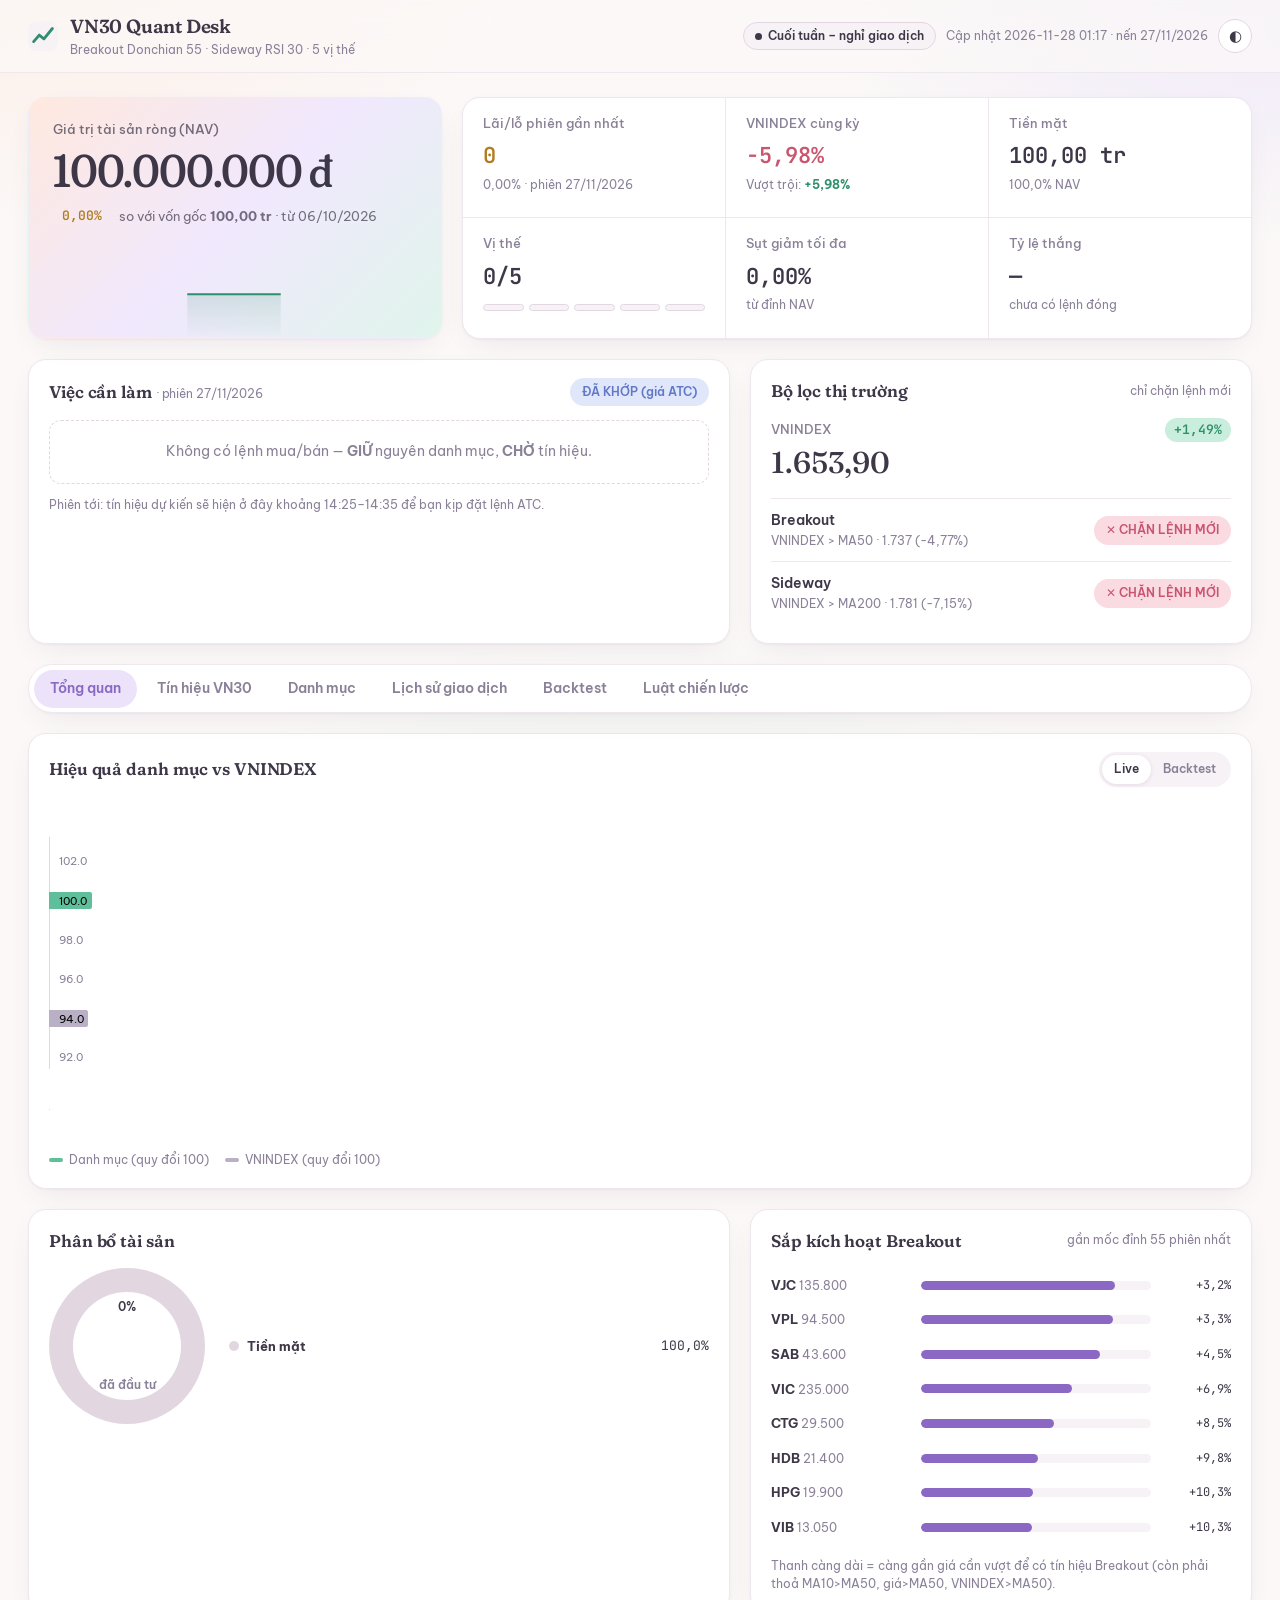
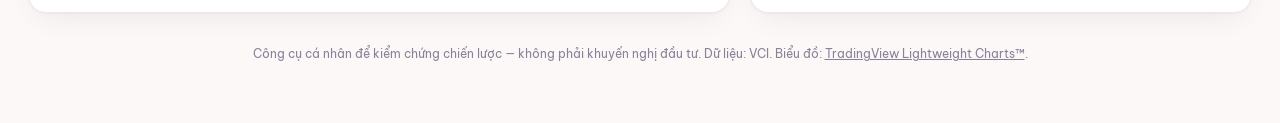
<file: docs/index (1).html>
<!doctype html>
<html lang="vi">
<head>
<meta charset="utf-8">
<meta name="viewport" content="width=device-width, initial-scale=1">
<title>VN30 Quant Desk</title>
<meta name="description" content="Dashboard theo dõi chiến lược Breakout + Sideway trên rổ VN30 với 100 triệu vốn giả lập.">
<link rel="preconnect" href="https://fonts.googleapis.com">
<link rel="preconnect" href="https://fonts.gstatic.com" crossorigin>
<link href="https://fonts.googleapis.com/css2?family=Be+Vietnam+Pro:wght@400;500;600;700&family=Fraunces:opsz,wght,SOFT@9..144,400..700,0..100&family=JetBrains+Mono:wght@400;500;600&display=swap" rel="stylesheet">
<link rel="stylesheet" href="style.css">
<link rel="icon" href="data:image/svg+xml,<svg xmlns='http://www.w3.org/2000/svg' viewBox='0 0 32 32'><rect width='32' height='32' rx='8' fill='%230b1220'/><path d='M6 22l6-7 5 4 9-11' stroke='%2322c55e' stroke-width='3' fill='none' stroke-linecap='round' stroke-linejoin='round'/></svg>">
</head>
<body>
<div id="demo-banner" class="banner hidden">⚠ ĐANG HIỂN THỊ DỮ LIỆU MÔ PHỎNG (demo) — không phải giá thật. Chạy GitHub Actions để lấy dữ liệu thật.</div>

<header class="topbar">
  <div class="brand">
    <svg viewBox="0 0 32 32" width="30" height="30"><rect width="32" height="32" rx="9" fill="var(--panel-2)"/><path d="M6 22l6-7 5 4 9-11" stroke="var(--up)" stroke-width="3" fill="none" stroke-linecap="round" stroke-linejoin="round"/></svg>
    <div>
      <div class="brand-name">VN30 Quant Desk</div>
      <div class="brand-sub">Breakout Donchian 55 · Sideway RSI 30 · 5 vị thế</div>
    </div>
  </div>
  <div class="status">
    <span id="st-session" class="pill">—</span>
    <span id="st-updated" class="muted small">—</span>
    <button id="theme-btn" class="icon-btn" title="Đổi giao diện sáng/tối">◐</button>
  </div>
</header>

<main>
  <!-- HERO -->
  <section class="hero">
    <div class="card nav-card">
      <div class="label">Giá trị tài sản ròng (NAV)</div>
      <div class="nav-value mono" id="k-nav">—</div>
      <div class="nav-sub">
        <span id="k-ret" class="chip">—</span>
        <span class="muted">so với vốn gốc <b id="k-cap">—</b> · từ <span id="k-start">—</span></span>
      </div>
      <div id="spark" class="spark"></div>
    </div>
    <div class="kpis">
      <div class="card kpi"><div class="label">Lãi/lỗ phiên gần nhất</div><div class="kv mono" id="k-day">—</div><div class="ks" id="k-day-pct">—</div></div>
      <div class="card kpi"><div class="label">VNINDEX cùng kỳ</div><div class="kv mono" id="k-bench">—</div><div class="ks" id="k-alpha">—</div></div>
      <div class="card kpi"><div class="label">Tiền mặt</div><div class="kv mono" id="k-cash">—</div><div class="ks" id="k-cash-pct">—</div></div>
      <div class="card kpi"><div class="label">Vị thế</div><div class="kv mono" id="k-pos">—</div><div class="slots" id="k-slots"></div></div>
      <div class="card kpi"><div class="label">Sụt giảm tối đa</div><div class="kv mono" id="k-dd">—</div><div class="ks" id="k-dd-sub">từ đỉnh NAV</div></div>
      <div class="card kpi"><div class="label">Tỷ lệ thắng</div><div class="kv mono" id="k-win">—</div><div class="ks" id="k-win-sub">—</div></div>
    </div>
  </section>

  <!-- ACTION + MARKET -->
  <section class="row-2">
    <div class="card">
      <div class="card-head">
        <h2>Việc cần làm <span id="act-when" class="muted small"></span></h2>
        <span id="act-badge" class="pill"></span>
      </div>
      <div id="actions"></div>
      <div id="act-foot" class="muted small foot"></div>
    </div>
    <div class="card">
      <div class="card-head"><h2>Bộ lọc thị trường</h2><span class="muted small">chỉ chặn lệnh mới</span></div>
      <div id="market"></div>
    </div>
  </section>

  <!-- TABS -->
  <nav class="tabs" id="tabs">
    <button data-tab="overview" class="active">Tổng quan</button>
    <button data-tab="signals">Tín hiệu VN30</button>
    <button data-tab="portfolio">Danh mục</button>
    <button data-tab="history">Lịch sử giao dịch</button>
    <button data-tab="backtest">Backtest</button>
    <button data-tab="rules">Luật chiến lược</button>
  </nav>

  <section class="tab" id="tab-overview">
    <div class="card">
      <div class="card-head">
        <h2>Hiệu quả danh mục vs VNINDEX</h2>
        <div class="seg" id="eq-src"><button data-v="live" class="active">Live</button><button data-v="bt">Backtest</button></div>
      </div>
      <div id="eq-chart" class="chart-lg"></div>
      <div class="legend"><span class="lg lg-nav"></span>Danh mục (quy đổi 100) <span class="lg lg-vni"></span>VNINDEX (quy đổi 100)</div>
    </div>
    <div class="row-2">
      <div class="card">
        <div class="card-head"><h2>Phân bổ tài sản</h2></div>
        <div class="alloc"><div id="donut" class="donut"></div><div id="alloc-list" class="alloc-list"></div></div>
      </div>
      <div class="card">
        <div class="card-head"><h2>Sắp kích hoạt Breakout</h2><span class="muted small">gần mốc đỉnh 55 phiên nhất</span></div>
        <div id="watch"></div>
      </div>
    </div>
  </section>

  <section class="tab hidden" id="tab-signals">
    <div class="card">
      <div class="card-head">
        <h2>Bảng tín hiệu VN30 <span id="sig-date" class="muted small"></span></h2>
        <div class="seg" id="sig-filter">
          <button data-v="ALL" class="active">Tất cả</button><button data-v="MUA">Mua</button><button data-v="BÁN">Bán</button><button data-v="GIỮ">Giữ</button><button data-v="CHỜ">Chờ</button>
        </div>
      </div>
      <div class="table-wrap"><table id="sig-table" class="tbl"></table></div>
      <div class="muted small foot">Bấm vào một mã để xem biểu đồ nến kèm MA10/MA50, đỉnh 55 phiên và các mốc cắt lỗ/chốt lời. “Mốc kích hoạt” là giá đóng cửa phiên tới cần đạt để có tín hiệu.</div>
    </div>
  </section>

  <section class="tab hidden" id="tab-portfolio">
    <div class="card">
      <div class="card-head"><h2>Danh mục đang nắm giữ</h2><span class="muted small">lãi/lỗ ròng đã trừ phí mua + phí bán + thuế 0,1% nếu bán hôm nay</span></div>
      <div id="positions"></div>
    </div>
  </section>

  <section class="tab hidden" id="tab-history">
    <div class="card">
      <div class="card-head"><h2>Lệnh đã đóng</h2><span id="tr-sum" class="muted small"></span></div>
      <div class="table-wrap tall"><table id="trades-table" class="tbl"></table></div>
    </div>
    <div class="card">
      <div class="card-head"><h2>Nhật ký khớp lệnh</h2></div>
      <div class="table-wrap tall"><table id="orders-table" class="tbl"></table></div>
    </div>
  </section>

  <section class="tab hidden" id="tab-backtest">
    <div class="card">
      <div class="card-head"><h2>Backtest <span id="bt-range" class="muted small"></span></h2><span class="muted small">cùng luật, cùng phí/thuế, khớp giá đóng cửa</span></div>
      <div id="bt-metrics" class="metric-grid"></div>
    </div>
    <div class="card">
      <div class="card-head"><h2>Đường vốn & Drawdown</h2></div>
      <div id="bt-chart" class="chart-lg"></div>
      <div id="bt-dd" class="chart-sm"></div>
    </div>
    <div class="row-2">
      <div class="card"><div class="card-head"><h2>Theo chiến lược</h2></div><div id="bt-strat"></div></div>
      <div class="card"><div class="card-head"><h2>Lý do thoát lệnh</h2></div><div id="bt-reason"></div></div>
    </div>
    <div class="card">
      <div class="card-head"><h2>Lợi nhuận theo tháng</h2></div>
      <div id="bt-monthly" class="table-wrap"></div>
    </div>
    <div class="card">
      <div class="card-head"><h2>Toàn bộ lệnh backtest</h2></div>
      <div class="table-wrap tall"><table id="bt-trades" class="tbl"></table></div>
    </div>
  </section>

  <section class="tab hidden" id="tab-rules">
    <div class="card prose" id="rules"></div>
  </section>

  <footer class="muted small">
    Công cụ cá nhân để kiểm chứng chiến lược — không phải khuyến nghị đầu tư. Dữ liệu: <span id="ft-src">—</span>. Biểu đồ: <a href="https://www.tradingview.com/lightweight-charts/" target="_blank" rel="noopener" style="color:inherit">TradingView Lightweight Charts™</a>.
  </footer>
</main>

<!-- modal biểu đồ mã -->
<div id="modal" class="modal hidden">
  <div class="modal-box card">
    <div class="card-head">
      <h2 id="m-title">—</h2>
      <button class="icon-btn" id="m-close">✕</button>
    </div>
    <div id="m-stats" class="m-stats"></div>
    <div id="m-chart" class="chart-lg"></div>
    <div id="m-rsi" class="chart-sm"></div>
    <div class="legend"><span class="lg lg-ma10"></span>MA10 <span class="lg lg-ma50"></span>MA50 <span class="lg lg-hh"></span>Đỉnh 55 phiên trước <span class="lg lg-lv"></span>Mốc thoát lệnh</div>
  </div>
</div>

<script src="vendor/lightweight-charts.standalone.production.js"></script>
<script src="app.js"></script>
</body>
</html>
</file>
<file: docs/style.css>
/* VN30 Quant Desk — "Bình minh pastel"
   Sáng: nền trắng ánh hồng, hồng đào · oải hương · bạc hà. Tối: "đêm oải hương".
   Màu chữ dùng tông đậm của pastel để đủ tương phản; nền nhạt dùng cho ô/thẻ/vùng tô. */
:root {
  --bg: #fbf8f7;
  --bg-grad: radial-gradient(900px 520px at 0% -10%, #ffe4d9aa, transparent 60%),
             radial-gradient(800px 480px at 100% -5%, #e6defbaa, transparent 60%),
             radial-gradient(900px 600px at 50% 110%, #dbf2e8aa, transparent 60%);
  --panel: #ffffff;
  --panel-2: #f7f2f6;
  --line: #efe7ee;
  --line-2: #e2d7e0;
  --text: #3d3748;
  --muted: #8a8198;
  --up: #2f8f6c;      --up-bg: #c9eedd;
  --down: #c9566f;    --down-bg: #fbdbe2;
  --ref: #b07d22;     --ref-bg: #fbecc8;
  --accent: #6178c8;  --accent-bg: #e1e7fb;
  --violet: #8a68c4;  --violet-bg: #ece3fa;
  /* màu vẽ biểu đồ (pastel đậm vừa) */
  --c-nav: #5fbf9a; --c-vni: #b9b0c6;
  --c1: #7fd0ae; --c2: #94aaec; --c3: #c3a5ec; --c4: #f4b48c; --c5: #ef98ae;
  --c-ma10: #f0a26a; --c-ma50: #8099e3; --c-hh: #b48ae0;
  --hero-wash: linear-gradient(135deg, #ffe9df 0%, #f1e8fd 50%, #e0f5ec 100%);
  --scrim: #3d374866;
  --shadow: 0 1px 2px #6b4d7a0d, 0 10px 30px -12px #6b4d7a24;
  --radius: 18px;
  --radius-sm: 12px;
  --f-display: "Fraunces", Georgia, "Times New Roman", serif;
  --f-body: "Be Vietnam Pro", system-ui, -apple-system, "Segoe UI", sans-serif;
  --f-mono: "JetBrains Mono", ui-monospace, Menlo, monospace;
}
@media (prefers-color-scheme: dark) {
  :root:not([data-theme="light"]) {
    --bg: #1c1925;
    --bg-grad: radial-gradient(900px 520px at 0% -10%, #4a2f3f55, transparent 60%),
               radial-gradient(800px 480px at 100% -5%, #3a3366aa, transparent 60%),
               radial-gradient(900px 600px at 50% 110%, #1f3d3655, transparent 60%);
    --panel: #252131; --panel-2: #2d2840; --line: #363048; --line-2: #463e5c;
    --text: #efeaf6; --muted: #a79fbd;
    --up: #8fdcbb;   --up-bg: #8fdcbb24;
    --down: #f4a0b4; --down-bg: #f4a0b424;
    --ref: #f1cb85;  --ref-bg: #f1cb8524;
    --accent: #aebdf4; --accent-bg: #aebdf424;
    --violet: #cdb2f4; --violet-bg: #cdb2f424;
    --c-nav: #8fdcbb; --c-vni: #7d7592;
    --c-ma10: #f3b585; --c-ma50: #9fb3f0; --c-hh: #c7a5ef;
    --hero-wash: linear-gradient(135deg, #3b2a3a 0%, #2e2950 50%, #22383a 100%);
    --scrim: #0d0b14b3;
    --shadow: 0 1px 0 #ffffff08 inset, 0 12px 30px -12px #00000080;
    color-scheme: dark;
  }
}
:root[data-theme="dark"] {
  --bg: #1c1925;
  --bg-grad: radial-gradient(900px 520px at 0% -10%, #4a2f3f55, transparent 60%),
             radial-gradient(800px 480px at 100% -5%, #3a3366aa, transparent 60%),
             radial-gradient(900px 600px at 50% 110%, #1f3d3655, transparent 60%);
  --panel: #252131; --panel-2: #2d2840; --line: #363048; --line-2: #463e5c;
  --text: #efeaf6; --muted: #a79fbd;
  --up: #8fdcbb;   --up-bg: #8fdcbb24;
  --down: #f4a0b4; --down-bg: #f4a0b424;
  --ref: #f1cb85;  --ref-bg: #f1cb8524;
  --accent: #aebdf4; --accent-bg: #aebdf424;
  --violet: #cdb2f4; --violet-bg: #cdb2f424;
  --c-nav: #8fdcbb; --c-vni: #7d7592;
  --c-ma10: #f3b585; --c-ma50: #9fb3f0; --c-hh: #c7a5ef;
  --hero-wash: linear-gradient(135deg, #3b2a3a 0%, #2e2950 50%, #22383a 100%);
  --scrim: #0d0b14b3;
  --shadow: 0 1px 0 #ffffff08 inset, 0 12px 30px -12px #00000080;
  color-scheme: dark;
}

* { box-sizing: border-box; }
html, body { margin: 0; }
body {
  background: var(--bg); background-image: var(--bg-grad); background-attachment: fixed;
  color: var(--text); font: 14px/1.55 var(--f-body);
  -webkit-font-smoothing: antialiased;
}
.mono { font-family: var(--f-mono); font-variant-numeric: tabular-nums; }
.muted { color: var(--muted); }
.small { font-size: 12px; }
.hidden { display: none !important; }
.up { color: var(--up); } .down { color: var(--down); } .ref { color: var(--ref); }
:focus-visible { outline: 2px solid var(--accent); outline-offset: 2px; border-radius: 6px; }

.banner { background: var(--ref-bg); color: var(--ref); text-align: center; font-weight: 600; padding: 8px 16px; font-size: 13px; border-bottom: 1px solid var(--line-2); }

/* top bar */
.topbar {
  position: sticky; top: env(safe-area-inset-top, 0px); z-index: 20; display: flex; justify-content: space-between; align-items: center;
  gap: 12px; padding: 12px 28px; backdrop-filter: blur(14px) saturate(1.2);
  background: color-mix(in srgb, var(--bg) 72%, transparent);
  border-bottom: 1px solid var(--line);
}
.brand { display: flex; gap: 12px; align-items: center; }
.brand-name { font-family: var(--f-display); font-weight: 600; font-size: 19px; letter-spacing: -.2px; font-variation-settings: "SOFT" 100; }
.brand-sub { color: var(--muted); font-size: 12px; }
.status { display: flex; gap: 10px; align-items: center; flex-wrap: wrap; justify-content: flex-end; }

main { max-width: 1280px; margin: 0 auto; padding: 24px 28px 48px; display: grid; gap: 20px; }
.card {
  background: var(--panel); border: 1px solid var(--line); border-radius: var(--radius);
  padding: 18px 20px; box-shadow: var(--shadow); min-width: 0;
}
.card-head { display: flex; justify-content: space-between; align-items: center; gap: 12px; margin-bottom: 14px; flex-wrap: wrap; }
h2 { font-family: var(--f-display); font-size: 17px; margin: 0; font-weight: 600; letter-spacing: -.1px; font-variation-settings: "SOFT" 100; text-wrap: balance; }
h2 .small { font-family: var(--f-body); font-weight: 400; }
.label { color: var(--muted); font-size: 12.5px; font-weight: 500; }
.foot { margin-top: 12px; }

.pill { display: inline-flex; align-items: center; gap: 6px; padding: 4px 11px; border-radius: 999px; font-size: 12px; font-weight: 600; background: var(--panel-2); border: 1px solid var(--line-2); white-space: nowrap; }
.pill.up { background: var(--up-bg); border-color: transparent; }
.pill.down { background: var(--down-bg); border-color: transparent; }
.pill.ref { background: var(--ref-bg); border-color: transparent; }
.pill.acc { background: var(--accent-bg); color: var(--accent); border-color: transparent; }
.pill.vio { background: var(--violet-bg); color: var(--violet); border-color: transparent; }
.dot { width: 7px; height: 7px; border-radius: 50%; background: currentColor; display: inline-block; }
.chip { padding: 2px 9px; border-radius: 999px; font-weight: 600; font-family: var(--f-mono); font-size: 13px; }
.chip.up { background: var(--up-bg); } .chip.down { background: var(--down-bg); }
.icon-btn { background: var(--panel); color: var(--text); border: 1px solid var(--line-2); border-radius: 999px; width: 34px; height: 34px; cursor: pointer; font-size: 15px; }
.icon-btn:hover { background: var(--panel-2); }

/* hero: thẻ NAV là điểm nhấn duy nhất (nền bình minh), KPI gom thành một khối */
.hero { display: grid; grid-template-columns: minmax(300px, 1.05fr) 2fr; gap: 20px; }
.nav-card { position: relative; overflow: hidden; display: flex; flex-direction: column; background: var(--hero-wash); border-color: transparent; padding: 22px 24px 18px; }
.nav-card .label { color: var(--text); opacity: .7; }
.nav-value { font-family: var(--f-display); font-size: 46px; font-weight: 500; letter-spacing: -1.2px; line-height: 1.05; margin: 8px 0 8px; font-variant-numeric: lining-nums tabular-nums; font-variation-settings: "SOFT" 100, "opsz" 96; }
.nav-sub { display: flex; gap: 8px; align-items: center; flex-wrap: wrap; font-size: 13px; }
.nav-sub .muted { color: var(--text); opacity: .7; }
.spark { height: 96px; margin: 14px -24px -18px; }

.kpis {
  display: grid; grid-template-columns: repeat(3, 1fr); gap: 1px;
  background: var(--line); border: 1px solid var(--line); border-radius: var(--radius);
  overflow: hidden; box-shadow: var(--shadow);
}
.kpis .card.kpi { border: 0; border-radius: 0; box-shadow: none; padding: 16px 20px; }
.kpi .kv { font-size: 22px; font-weight: 600; margin-top: 6px; }
.kpi .ks { color: var(--muted); font-size: 12px; margin-top: 2px; }
.slots { display: flex; gap: 5px; margin-top: 10px; }
.slots i { flex: 1; height: 7px; border-radius: 999px; background: var(--panel-2); border: 1px solid var(--line-2); }
.slots i.on { background: var(--c2); border-color: transparent; }

.row-2 { display: grid; grid-template-columns: 1.4fr 1fr; gap: 20px; }

/* việc cần làm */
.act { display: grid; grid-template-columns: 64px 70px 1fr auto; gap: 12px; align-items: center; padding: 11px 14px; border-radius: var(--radius-sm); background: var(--panel-2); margin-bottom: 8px; }
.act .side { font-weight: 700; font-size: 12px; text-align: center; padding: 5px 0; border-radius: 999px; }
.act .side.buy { background: var(--up-bg); color: var(--up); }
.act .side.sell { background: var(--down-bg); color: var(--down); }
.act .tk { font-weight: 700; font-size: 16px; }
.act .det { font-size: 12px; color: var(--muted); }
.act .det b { color: var(--text); font-weight: 600; }
.act .amt { text-align: right; font-family: var(--f-mono); font-size: 13px; }
.empty { padding: 20px; text-align: center; color: var(--muted); border: 1.5px dashed var(--line-2); border-radius: var(--radius-sm); }

/* bộ lọc thị trường */
.mkt-top { display: flex; justify-content: space-between; align-items: baseline; margin-bottom: 12px; }
.mkt-val { font-family: var(--f-display); font-size: 30px; font-weight: 500; font-variant-numeric: lining-nums tabular-nums; }
.filter-row { display: flex; justify-content: space-between; align-items: center; padding: 11px 0; border-top: 1px solid var(--line); gap: 8px; }
.filter-row .fl { font-weight: 600; }
.filter-row .fs { font-size: 12px; color: var(--muted); }
.bar { position: relative; height: 7px; background: var(--panel-2); border-radius: 999px; margin-top: 6px; }
.bar i { position: absolute; top: -3px; width: 3px; height: 13px; border-radius: 2px; background: var(--text); }

/* tabs */
.tabs { display: flex; gap: 4px; padding: 5px; background: var(--panel); border: 1px solid var(--line); border-radius: 999px; overflow-x: auto; scrollbar-width: none; box-shadow: var(--shadow); position: sticky; top: calc(env(safe-area-inset-top, 0px) + 62px); z-index: 15; }
.tabs button, .seg button { background: none; border: 0; color: var(--muted); font: inherit; font-weight: 600; padding: 8px 16px; border-radius: 999px; cursor: pointer; white-space: nowrap; transition: background .15s, color .15s; }
.tabs button:hover, .seg button:hover { color: var(--text); }
.tabs button.active { background: var(--violet-bg); color: var(--violet); }
.tab { display: grid; gap: 20px; }
.seg { display: inline-flex; background: var(--panel-2); border-radius: 999px; padding: 3px; flex-wrap: wrap; }
.seg button { padding: 5px 12px; font-size: 12px; }
.seg button.active { background: var(--panel); color: var(--text); box-shadow: 0 1px 4px #6b4d7a22; }

.chart-lg { height: 340px; }
.chart-sm { height: 120px; margin-top: 8px; }
.legend { display: flex; gap: 6px 16px; align-items: center; flex-wrap: wrap; color: var(--muted); font-size: 12px; margin-top: 10px; }
.lg { display: inline-block; width: 14px; height: 4px; border-radius: 2px; margin-right: -10px; vertical-align: middle; }
.lg-nav { background: var(--c-nav); } .lg-vni { background: var(--c-vni); }
.lg-ma10 { background: var(--c-ma10); } .lg-ma50 { background: var(--c-ma50); } .lg-hh { background: var(--c-hh); } .lg-lv { background: var(--down); }

/* phân bổ */
.alloc { display: flex; gap: 24px; align-items: center; flex-wrap: wrap; }
.donut { width: 156px; height: 156px; border-radius: 50%; position: relative; flex: none; }
.donut::after { content: ""; position: absolute; inset: 24px; background: var(--panel); border-radius: 50%; }
.donut span { position: absolute; inset: 0; display: grid; place-items: center; z-index: 1; font-weight: 600; text-align: center; font-size: 12px; }
.alloc-list { flex: 1; min-width: 180px; display: grid; gap: 7px; }
.alloc-item { display: flex; align-items: center; gap: 8px; font-size: 13px; }
.alloc-item .sw { width: 10px; height: 10px; border-radius: 50%; }
.alloc-item .pct { margin-left: auto; font-family: var(--f-mono); }

/* bảng */
.table-wrap { overflow-x: auto; margin: 0 -4px; }
.table-wrap.tall { max-height: 560px; overflow: auto; }
.tbl { width: 100%; border-collapse: collapse; font-size: 13px; }
.tbl th { text-align: left; color: var(--muted); font-weight: 500; font-size: 12px; padding: 9px 10px; border-bottom: 1px solid var(--line-2); white-space: nowrap; cursor: pointer; user-select: none; position: sticky; top: 0; background: var(--panel); }
.tbl td { padding: 10px 10px; border-bottom: 1px solid var(--line); white-space: nowrap; }
.tbl td.num, .tbl th.num { text-align: right; font-family: var(--f-mono); font-variant-numeric: tabular-nums; }
.tbl tr.click { cursor: pointer; }
.tbl tbody tr:hover { background: var(--panel-2); }
.tbl .tk { font-weight: 700; }
.tbl .note { color: var(--muted); font-size: 12px; white-space: normal; min-width: 220px; max-width: 360px; }
.act-tag { font-weight: 700; font-size: 11px; padding: 3px 10px; border-radius: 999px; letter-spacing: .3px; }
.act-MUA { background: var(--up-bg); color: var(--up); }
.act-BÁN { background: var(--down-bg); color: var(--down); }
.act-GIỮ { background: var(--accent-bg); color: var(--accent); }
.act-CHỜ { background: var(--panel-2); color: var(--muted); }
.strat { font-size: 11px; font-weight: 600; padding: 2px 9px; border-radius: 999px; }
.strat-BREAKOUT { background: var(--violet-bg); color: var(--violet); }
.strat-SIDEWAY { background: var(--ref-bg); color: var(--ref); }
.strat-SIDEWAY_T { background: transparent; color: var(--ref); border: 1px dashed var(--ref); }
.rsi-bar { display: inline-block; width: 46px; height: 6px; background: var(--panel-2); border-radius: 999px; position: relative; vertical-align: middle; margin-left: 6px; }
.rsi-bar i { position: absolute; left: 0; top: 0; bottom: 0; border-radius: 999px; }

/* danh mục */
.pos-grid { display: grid; grid-template-columns: repeat(auto-fill, minmax(280px, 1fr)); gap: 14px; }
.pos { background: var(--panel-2); border: 1px solid transparent; border-radius: var(--radius-sm); padding: 16px; cursor: pointer; transition: border-color .15s; }
.pos:hover { border-color: var(--line-2); }
.pos-head { display: flex; justify-content: space-between; align-items: center; }
.pos-tk { font-family: var(--f-display); font-size: 21px; font-weight: 600; }
.pos-pnl { font-size: 20px; font-weight: 600; }
.pos-rows { display: grid; grid-template-columns: 1fr 1fr; gap: 5px 14px; margin-top: 12px; font-size: 12px; }
.pos-rows div { display: flex; justify-content: space-between; }
.pos-rows span:first-child { font-family: var(--f-body); white-space: nowrap; color: var(--muted); }
.pos-rows span:last-child { font-family: var(--f-mono); }
.range { margin-top: 14px; }
.range-track { position: relative; height: 8px; border-radius: 999px; background: linear-gradient(90deg, var(--down-bg), var(--panel), var(--up-bg)); border: 1px solid var(--line-2); }
.range-track .mk { position: absolute; top: -4px; width: 3px; height: 14px; border-radius: 2px; }
.range-lbl { display: flex; justify-content: space-between; font-size: 11px; color: var(--muted); margin-top: 4px; font-family: var(--f-mono); }

/* chỉ số backtest */
.metric-grid { display: grid; grid-template-columns: repeat(auto-fill, minmax(160px, 1fr)); gap: 10px; }
.metric { background: var(--panel-2); border-radius: var(--radius-sm); padding: 12px 14px; }
.metric .mv { font-size: 19px; font-weight: 600; margin-top: 2px; }
.hbar { display: grid; grid-template-columns: 140px 1fr 70px; gap: 10px; align-items: center; padding: 7px 0; font-size: 13px; }
.hbar .tr { height: 9px; background: var(--panel-2); border-radius: 999px; overflow: hidden; }
.hbar .tr i { display: block; height: 100%; background: var(--c2); border-radius: 999px; }
.heat td { text-align: center; font-family: var(--f-mono); font-size: 12px; padding: 7px 4px; }

/* modal */
.modal { position: fixed; inset: 0; background: var(--scrim); backdrop-filter: blur(4px); z-index: 50; display: grid; place-items: center; padding: 16px; }
.modal-box { width: min(1000px, 100%); max-height: 92vh; overflow: auto; }
.m-stats { display: flex; gap: 8px; flex-wrap: wrap; margin-bottom: 12px; }

.prose { max-width: 820px; line-height: 1.75; }
.prose h3 { font-family: var(--f-display); margin: 22px 0 6px; font-size: 17px; font-weight: 600; }
.prose table { border-collapse: collapse; margin: 8px 0; }
.prose td, .prose th { border: 1px solid var(--line-2); padding: 7px 11px; font-size: 13px; }
footer { text-align: center; padding: 12px; }

@media (max-width: 1000px) {
  .hero, .row-2 { grid-template-columns: 1fr; }
  .kpis { grid-template-columns: repeat(2, 1fr); }
}
@media (max-width: 560px) {
  main { padding: 16px 16px 32px; gap: 16px; }
  .topbar { padding: 10px 16px; }
  .tabs { top: calc(env(safe-area-inset-top, 0px) + 56px); }
  .brand-sub { display: none; }
  .nav-value { font-size: 36px; }
  .spark { margin: 14px -20px -18px; }
  .nav-card { padding: 20px 20px 18px; }
  .kpis .card.kpi { padding: 14px 16px; }
  .kpi .kv { font-size: 18px; }
  .act { grid-template-columns: 52px 54px 1fr; }
  #st-updated { display: none; }
  .brand-name { font-size: 17px; }
  .act .amt { grid-column: 1 / -1; text-align: left; }
  .chart-lg { height: 260px; }
  .hbar { grid-template-columns: 100px 1fr 60px; }
}
@media (prefers-reduced-motion: reduce) { * { transition: none !important; } }
</file>
